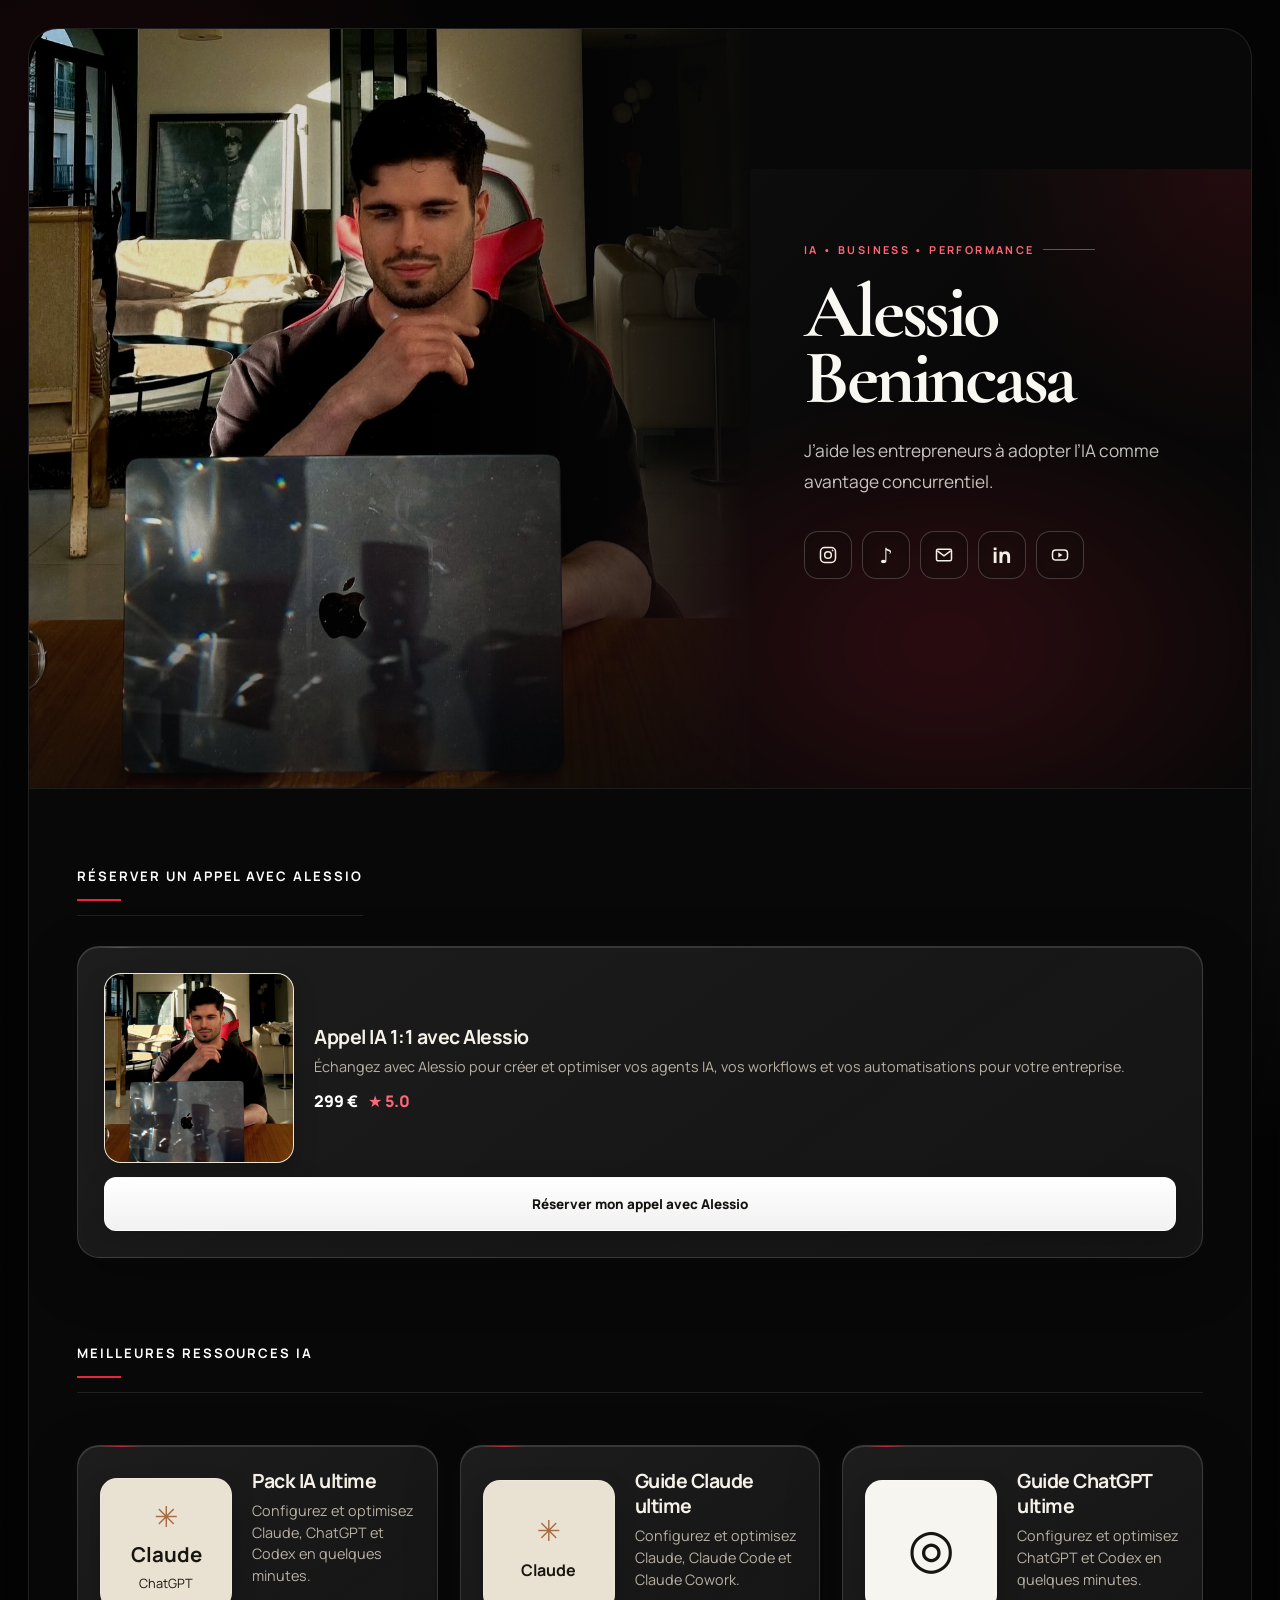
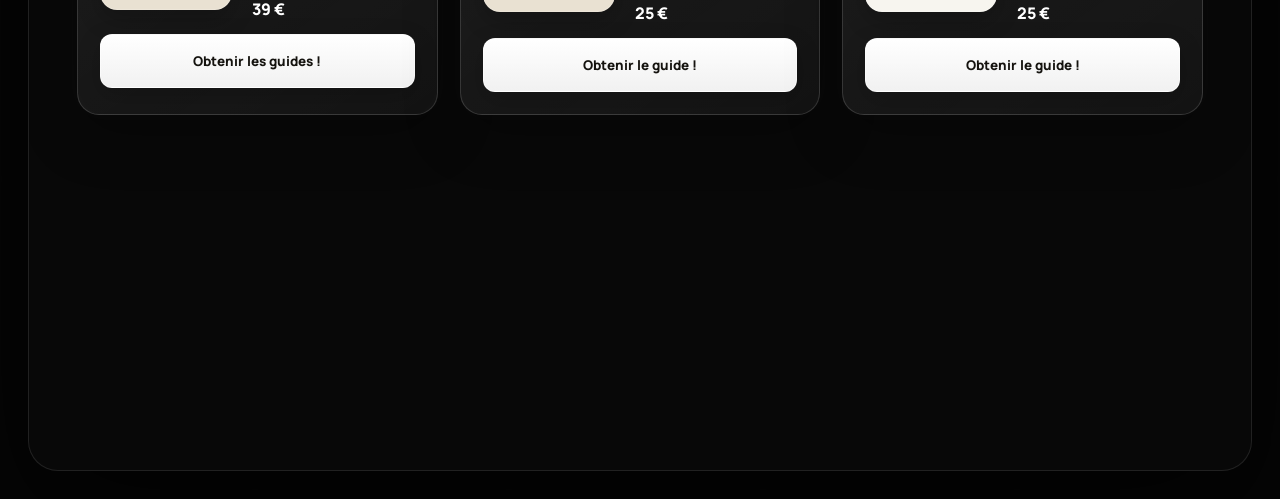
<file: alessio-store 3/index.html>
<!DOCTYPE html>
<html lang="fr">
<head>
  <meta charset="UTF-8" />
  <meta name="viewport" content="width=device-width, initial-scale=1.0" />
  <meta name="theme-color" content="#090806" />
  <title>Alessio Benincasa — Ressources IA</title>
  <meta name="description" content="Accompagnement, ressources et guides IA par Alessio Benincasa." />

  <link rel="preconnect" href="https://fonts.googleapis.com">
  <link rel="preconnect" href="https://fonts.gstatic.com" crossorigin>

  <link href="https://fonts.googleapis.com/css2?family=Cormorant+Garamond:wght@600;700&family=Manrope:wght@400;500;600;700;800&display=swap" rel="stylesheet">

  <link rel="stylesheet" href="styles.css" />
</head>

<body>

<main class="page-shell">

  <section class="hero">

    <img
      class="hero-image"
      src="assets/alessio-cover.png"
      alt="Alessio Benincasa devant son ordinateur"
    />

    <div class="hero-overlay"></div>

    <div class="hero-content">

      <span class="hero-kicker">
        IA • BUSINESS • PERFORMANCE
      </span>

      <h1>Alessio Benincasa</h1>

      <p>
        J’aide les entrepreneurs à adopter l’IA comme avantage concurrentiel.
      </p>

      <div class="social-row" aria-label="Réseaux sociaux">

        <a
          href="https://www.instagram.com/alessiobenincasa?igsh=MTlkbDdxdjIxNWR3"
          target="_blank"
          rel="noopener noreferrer"
          aria-label="Instagram"
          class="social-icon"
        >
          <svg viewBox="0 0 24 24">
            <rect x="3" y="3" width="18" height="18" rx="5"/>
            <circle cx="12" cy="12" r="4"/>
            <circle cx="17.5" cy="6.5" r="1" class="fill"/>
          </svg>
        </a>

        <a
          href="https://www.tiktok.com/@alessio.benincasa"
          target="_blank"
          rel="noopener noreferrer"
          class="social-icon text-icon"
        >
          ♪
        </a>

        <a
          href="mailto:alessiobenincasa@hotmail.fr"
          class="social-icon"
        >
          <svg viewBox="0 0 24 24">
            <rect x="3" y="5" width="18" height="14" rx="2"/>
            <path d="m4 7 8 6 8-6"/>
          </svg>
        </a>

        <a
          href="https://www.linkedin.com/in/alessio-benincasa1"
          target="_blank"
          rel="noopener noreferrer"
          class="social-icon text-icon"
        >
          in
        </a>

        <a
          href="https://youtube.com/@alessio_benincasa"
          target="_blank"
          rel="noopener noreferrer"
          class="social-icon"
        >
          <svg viewBox="0 0 24 24">
            <rect x="3" y="6" width="18" height="12" rx="4"/>
            <path d="m10 9 5 3-5 3z" class="fill"/>
          </svg>
        </a>

      </div>

    </div>

  </section>

  <section class="content-section first-section">

    <h2 class="section-pill">
      Réserver un appel avec Alessio
    </h2>

    <article class="offer-card">

      <div class="offer-top">

        <div class="product-thumb photo-thumb">
          <img
            src="assets/alessio-cover.png"
            alt="Alessio Benincasa"
          />
        </div>

        <div class="offer-copy">

          <h3>Appel IA 1:1 avec Alessio</h3>

          <p>
            Échangez avec Alessio pour créer et optimiser vos agents IA,
            vos workflows et vos automatisations pour votre entreprise.
          </p>

          <div class="price-line">
            <span>299 €</span>
            <span class="rating">★ 5.0</span>
          </div>

        </div>

      </div>

      <a
        href="https://app.iclosed.io/e/alessiobenincasa/call-offert"
        target="_blank"
        rel="noopener noreferrer"
        class="cta-button"
      >
        Réserver mon appel avec Alessio
      </a>

    </article>

  </section>

  <section class="content-section">

    <h2 class="section-pill">
      Meilleures ressources IA
    </h2>

    <article class="offer-card">

      <div class="offer-top">

        <div class="product-thumb logo-stack">
          <span class="claude-dot">✳</span>
          <span>Claude</span>
          <small>ChatGPT</small>
        </div>

        <div class="offer-copy">

          <h3>Pack IA ultime</h3>

          <p>
            Configurez et optimisez Claude,
            ChatGPT et Codex en quelques minutes.
          </p>

          <div class="price-line">
            <span>39 €</span>
          </div>

        </div>

      </div>

      <a
        href="alessio-pages-produits/pack-ia.html"
        class="cta-button"
      >
        Obtenir les guides !
      </a>

    </article>

    <article class="offer-card">

      <div class="offer-top">

        <div class="product-thumb brand-thumb">
          <span class="claude-dot">✳</span>
          <strong>Claude</strong>
        </div>

        <div class="offer-copy">

          <h3>Guide Claude ultime</h3>

          <p>
            Configurez et optimisez Claude,
            Claude Code et Claude Cowork.
          </p>

          <div class="price-line">
            <span>25 €</span>
          </div>

        </div>

      </div>

      <a
        href="alessio-pages-produits/guide-claude.html"
        class="cta-button"
      >
        Obtenir le guide !
      </a>

    </article>

    <article class="offer-card">

      <div class="offer-top">

        <div class="product-thumb chatgpt-thumb">
          <span>◎</span>
        </div>

        <div class="offer-copy">

          <h3>Guide ChatGPT ultime</h3>

          <p>
            Configurez et optimisez ChatGPT
            et Codex en quelques minutes.
          </p>

          <div class="price-line">
            <span>25 €</span>
          </div>

        </div>

      </div>

      <a
        href="alessio-pages-produits/guide-chatgpt.html"
        class="cta-button"
      >
        Obtenir le guide !
      </a>

    </article>

    <article class="offer-card">

      <div class="offer-top">

        <div class="product-thumb prompts-thumb">
          <strong>
            VIRAL<br>
            PROMPTS
          </strong>
        </div>

        <div class="offer-copy">

          <h3>Obtenez tous mes prompts viraux</h3>

          <p>
            Accédez gratuitement à une sélection
            de mes meilleurs prompts IA.
          </p>

        </div>

      </div>

      <a
        href="alessio-pages-produits/viral-prompts.html"
        class="cta-button"
      >
        Obtenir les prompts !
      </a>

    </article>

  </section>

  <footer>
    <a href="#">
      Politique de confidentialité
    </a>
  </footer>

</main>

<script src="script.js"></script>

</body>
</html>
</file>
<file: alessio-store 3/styles.css>
:root {
  --bg: #090806;
  --bg-soft: #0d0c09;
  --surface: rgba(24, 22, 18, .86);
  --surface-strong: #15130f;
  --ivory: #f5f1e8;
  --ivory-2: #e9e1d2;
  --text: #faf8f3;
  --muted: #b8b0a3;
  --accent: #ef233c;
  --accent-deep: #b80f27;
  --accent-soft: #ff6678;
  --line: rgba(255, 255, 255, .14);
  --radius: 24px;
  --max-width: 760px;
}

* { box-sizing: border-box; }
html { scroll-behavior: smooth; }
body {
  margin: 0;
  min-width: 320px;
  background:
    radial-gradient(circle at 50% -10%, rgba(255,255,255,.34), transparent 22rem),
    radial-gradient(circle at 12% 18%, rgba(255,255,255,.10), transparent 24rem),
    radial-gradient(circle at 88% 22%, rgba(255,255,255,.08), transparent 26rem),
    linear-gradient(180deg, #f7f7f4 0%, #e9e7e1 12%, #171614 32%, #090806 52%, #080705 100%);
  color: var(--text);
  font-family: Manrope, system-ui, -apple-system, BlinkMacSystemFont, "Segoe UI", sans-serif;
  -webkit-font-smoothing: antialiased;
  overflow-x: hidden;
}
a { color: inherit; text-decoration: none; }
button { font: inherit; }
img { display: block; max-width: 100%; }

.page-shell {
  width: min(100%, var(--max-width));
  margin: 0 auto;
  min-height: 100vh;
  background: var(--bg);
  box-shadow:
    0 0 0 1px rgba(255,255,255,.82),
    0 0 46px rgba(255,255,255,.45),
    0 34px 100px rgba(0,0,0,.58);
}

.hero {
  position: relative;
  min-height: 590px;
  display: flex;
  align-items: flex-end;
  overflow: hidden;
  isolation: isolate;
}
.hero::before {
  content: "";
  position: absolute;
  z-index: 1;
  inset: -6% -10% auto;
  height: 52%;
  background:
    radial-gradient(ellipse at 50% 0%, rgba(255,255,255,.94) 0%, rgba(255,255,255,.38) 26%, transparent 68%),
    linear-gradient(180deg, rgba(255,255,255,.34), transparent 72%);
  filter: blur(18px);
  opacity: .78;
  pointer-events: none;
  mix-blend-mode: screen;
}
.hero::after {
  content: "";
  position: absolute;
  z-index: 2;
  inset: 18px;
  border: 1px solid rgba(255,255,255,.38);
  border-bottom: 0;
  border-radius: 24px 24px 0 0;
  box-shadow: inset 0 1px 0 rgba(255,255,255,.5), 0 0 26px rgba(255,255,255,.08);
  pointer-events: none;
}
.hero-image {
  position: absolute;
  inset: -4%;
  width: 108%;
  height: 108%;
  object-fit: cover;
  object-position: 50% 35%;
  transform: scale(1.02);
  filter: saturate(.82) contrast(1.03) brightness(.92);
  will-change: transform;
}
.hero-overlay {
  position: absolute;
  inset: 0;
  background:
    linear-gradient(to bottom, rgba(255,255,255,.18) 0%, rgba(255,255,255,.04) 24%, rgba(9,8,6,.10) 42%, rgba(9,8,6,.78) 76%, var(--bg) 100%),
    linear-gradient(to right, rgba(255,255,255,.13), transparent 22%, transparent 78%, rgba(255,255,255,.10)),
    radial-gradient(ellipse at 50% 5%, rgba(255,255,255,.28), transparent 45%),
    radial-gradient(circle at 50% 36%, transparent 26%, rgba(0,0,0,.20) 100%);
}
.hero-content {
  position: relative;
  z-index: 2;
  width: 100%;
  padding: 42px 26px 38px;
  text-align: center;
}
.hero-kicker {
  display: inline-flex;
  align-items: center;
  gap: 8px;
  margin-bottom: 12px;
  color: var(--accent-soft);
  font-size: .68rem;
  font-weight: 700;
  letter-spacing: .22em;
}
.hero-kicker::before,
.hero-kicker::after {
  content: "";
  width: 26px;
  height: 1px;
  background: currentColor;
  opacity: .55;
}
.hero h1 {
  margin: 0 0 12px;
  font-family: "Cormorant Garamond", Georgia, serif;
  font-size: clamp(2.65rem, 9vw, 4.25rem);
  font-weight: 700;
  line-height: .92;
  letter-spacing: -.045em;
  text-wrap: balance;
}
.hero p {
  max-width: 555px;
  margin: 0 auto;
  color: rgba(250,248,243,.78);
  font-size: clamp(.92rem, 2vw, 1.04rem);
  line-height: 1.65;
}
.social-row {
  display: flex;
  flex-wrap: wrap;
  justify-content: center;
  gap: 10px;
  margin-top: 26px;
}
.social-icon {
  width: 43px;
  height: 43px;
  border-radius: 50%;
  border: 1px solid rgba(255,255,255,.20);
  background: rgba(13,12,9,.55);
  backdrop-filter: blur(14px);
  color: var(--ivory);
  display: grid;
  place-items: center;
  cursor: pointer;
  transition: transform .3s ease, background .3s ease, border-color .3s ease, color .3s ease;
}
.social-icon:hover {
  transform: translateY(-4px);
  background: var(--ivory);
  color: #11100d;
  border-color: var(--ivory);
}
.social-icon svg { width: 20px; height: 20px; fill: none; stroke: currentColor; stroke-width: 1.8; }
.social-icon svg .fill { fill: currentColor; stroke: none; }
.text-icon { font-weight: 800; font-size: 21px; }


.hero-kicker { color: var(--accent-soft); }
.section-pill { border-color: rgba(239,35,60,.22); }
.price-line { color: var(--accent-soft); }
.offer-card::after { background: linear-gradient(90deg, transparent, var(--accent), transparent); }
.content-section { position: relative; padding: 18px 22px 9px; }
.content-section::before {
  content: "";
  position: absolute;
  inset: -26px 5% auto;
  height: 78px;
  background: radial-gradient(ellipse at center, rgba(255,255,255,.12), transparent 70%);
  filter: blur(16px);
  pointer-events: none;
}
.first-section { padding-top: 7px; }
.section-pill {
  display: table;
  margin: 0 auto 18px;
  padding: 8px 17px;
  border: 1px solid var(--line);
  border-radius: 999px;
  background: linear-gradient(180deg, rgba(255,255,255,.12), rgba(255,255,255,.045));
  box-shadow: inset 0 1px 0 rgba(255,255,255,.16), 0 8px 24px rgba(0,0,0,.16);
  color: var(--ivory-2);
  font-size: .72rem;
  letter-spacing: .08em;
  text-transform: uppercase;
  font-weight: 700;
}
.offer-card,
.media-card {
  position: relative;
  overflow: hidden;
  border: 1px solid var(--line);
  border-radius: var(--radius);
  background:
    linear-gradient(145deg, rgba(255,255,255,.11), rgba(255,255,255,.025)),
    var(--surface);
  box-shadow: 0 18px 55px rgba(0,0,0,.28), inset 0 1px 0 rgba(255,255,255,.13), 0 0 24px rgba(255,255,255,.025);
}
.offer-card {
  padding: 15px;
  margin-bottom: 16px;
  transition: transform .38s cubic-bezier(.2,.75,.2,1), border-color .35s ease, box-shadow .35s ease;
}
.offer-card::before {
  content: "";
  position: absolute;
  inset: 0;
  background: radial-gradient(430px circle at var(--mouse-x, 50%) var(--mouse-y, 0%), rgba(239,35,60,.14), transparent 43%);
  opacity: 0;
  transition: opacity .35s ease;
  pointer-events: none;
}
.offer-card::after {
  content: "";
  position: absolute;
  top: 0;
  left: 28px;
  width: 54px;
  height: 1px;
  background: linear-gradient(90deg, transparent, var(--accent-soft), transparent);
  opacity: .75;
}
.offer-card:hover {
  transform: translateY(-6px);
  border-color: rgba(239,35,60,.42);
  box-shadow: 0 28px 70px rgba(0,0,0,.42), 0 0 0 1px rgba(239,35,60,.06);
}
.offer-card:hover::before { opacity: 1; }
.offer-top { position: relative; display: grid; grid-template-columns: 118px minmax(0,1fr); gap: 15px; align-items: center; }
.product-thumb {
  aspect-ratio: 1;
  border-radius: 17px;
  overflow: hidden;
  background: var(--ivory-2);
  color: #171510;
  border: 1px solid rgba(255,255,255,.16);
  display: flex;
  align-items: center;
  justify-content: center;
  text-align: center;
  flex-direction: column;
  box-shadow: 0 10px 24px rgba(0,0,0,.2);
}
.product-thumb img { width: 100%; height: 100%; object-fit: cover; object-position: center 34%; filter: saturate(.85) contrast(1.03); }
.logo-stack span:nth-child(2) { font-size: 1.28rem; font-weight: 700; }
.logo-stack small { font-size: .8rem; margin-top: 6px; }
.claude-dot { font-size: 1.8rem; margin-bottom: 4px; color: #a56b42; }
.brand-thumb { gap: 5px; }
.chatgpt-thumb { background: #f7f5ef; font-size: 3.4rem; }
.prompts-thumb { background: linear-gradient(145deg,#f2e1aa,#c9a95f); font-size: 1.05rem; line-height: 1; letter-spacing: .02em; }
.offer-copy { min-width: 0; }
.offer-copy h3 {
  margin: 0 0 7px;
  font-size: 1.05rem;
  line-height: 1.3;
  letter-spacing: -.025em;
  color: var(--ivory);
}
.offer-copy p { margin: 0; color: var(--muted); font-size: .82rem; line-height: 1.5; }
.price-line { display: flex; align-items: center; gap: 10px; margin-top: 12px; font-size: .83rem; font-weight: 800; color: var(--accent-soft); }
.rating { color: var(--accent-soft); }
.cta-button {
  position: relative;
  display: flex;
  align-items: center;
  justify-content: center;
  min-height: 49px;
  margin-top: 14px;
  padding: 12px 16px;
  border: 1px solid rgba(255,255,255,.42);
  border-radius: 14px;
  color: #15130f;
  background: linear-gradient(180deg, #ffffff 0%, #f1f1f1 100%);
  font-size: .84rem;
  font-weight: 800;
  overflow: hidden;
  box-shadow: inset 0 1px 0 #fff, 0 8px 24px rgba(0,0,0,.18);
  transition: transform .22s ease, box-shadow .22s ease, filter .22s ease;
}
.cta-button::after {
  content: "";
  position: absolute;
  top: -60%;
  left: -75%;
  width: 42%;
  height: 220%;
  background: linear-gradient(90deg, transparent, rgba(255,255,255,.95), transparent);
  transform: rotate(20deg);
  transition: left .7s ease;
}
.cta-button:hover { transform: translateY(-2px); filter: brightness(1.035); box-shadow: 0 13px 32px rgba(239,35,60,.20); }
.cta-button:hover::after { left: 135%; }
.cta-button:active { transform: scale(.985); }
.work-section { padding-bottom: 38px; }
.media-card {
  min-height: 82px;
  display: flex;
  align-items: center;
  gap: 15px;
  padding: 13px 18px;
  transition: transform .3s ease, border-color .3s ease, background .3s ease;
}
.media-card::after {
  content: "→";
  margin-left: auto;
  color: var(--accent-soft);
  font-size: 1.15rem;
}
.media-card:hover { transform: translateY(-4px); border-color: rgba(239,35,60,.36); background-color: rgba(35,31,24,.9); }
.media-avatar { width: 54px; height: 54px; border-radius: 50%; overflow: hidden; flex: 0 0 auto; border: 1px solid rgba(239,35,60,.30); }
.media-avatar img { width: 100%; height: 100%; object-fit: cover; object-position: center 28%; }
.media-card strong { font-size: .9rem; }
footer { padding: 10px 24px 40px; text-align: center; color: #817a70; font-size: .7rem; }
footer a:hover { color: var(--ivory); }
#toast {
  position: fixed;
  left: 50%;
  bottom: 24px;
  transform: translate(-50%, 20px);
  padding: 10px 16px;
  border: 1px solid rgba(239,35,60,.45);
  border-radius: 999px;
  color: #fff;
  background: linear-gradient(135deg, var(--accent), var(--accent-deep));
  font-size: .8rem;
  font-weight: 800;
  opacity: 0;
  pointer-events: none;
  transition: .25s ease;
  z-index: 20;
}
#toast.show { opacity: 1; transform: translate(-50%,0); }

.reveal {
  opacity: 0;
  transform: translateY(30px) scale(.99);
  filter: blur(6px);
  transition: opacity .8s cubic-bezier(.2,.75,.2,1), transform .8s cubic-bezier(.2,.75,.2,1), filter .8s ease;
  transition-delay: var(--delay, 0ms);
}
.reveal.is-visible { opacity: 1; transform: none; filter: blur(0); }

@media (min-width: 761px) {
  :root { --max-width: 1380px; }

  body {
    padding: 28px;
    background:
      radial-gradient(circle at 10% 8%, rgba(239,35,60,.10), transparent 22rem),
      radial-gradient(circle at 90% 34%, rgba(255,255,255,.07), transparent 28rem),
      #050505;
  }

  .page-shell {
    min-height: calc(100vh - 56px);
    border: 1px solid rgba(255,255,255,.10);
    border-radius: 30px;
    overflow: hidden;
    background: #080808;
    box-shadow: 0 42px 120px rgba(0,0,0,.62);
  }

  .hero {
    min-height: 660px;
    display: grid;
    grid-template-columns: minmax(0, 1.18fr) minmax(430px, .82fr);
    align-items: stretch;
    border-bottom: 1px solid rgba(255,255,255,.08);
  }

  .hero::before {
    inset: auto -8% -16% 42%;
    height: 70%;
    background: radial-gradient(ellipse at center, rgba(239,35,60,.16), transparent 68%);
    opacity: 1;
    filter: blur(28px);
  }

  .hero::after {
    display: none;
  }

  .hero-image {
    position: relative;
    inset: auto;
    width: 100%;
    height: 100%;
    min-height: 660px;
    grid-column: 1;
    grid-row: 1;
    object-position: 50% 35%;
    transform: none !important;
    filter: saturate(.88) contrast(1.04) brightness(.88);
  }

  .hero-overlay {
    grid-column: 1;
    grid-row: 1;
    position: relative;
    background:
      linear-gradient(to right, transparent 55%, #080808 100%),
      linear-gradient(to top, rgba(8,8,8,.72), transparent 36%);
  }

  .hero-content {
    grid-column: 2;
    grid-row: 1;
    align-self: center;
    padding: 68px 68px 68px 54px;
    text-align: left;
    background:
      radial-gradient(circle at 100% 0%, rgba(239,35,60,.12), transparent 18rem),
      linear-gradient(135deg, rgba(255,255,255,.025), transparent 55%);
  }

  .hero-kicker {
    margin-bottom: 22px;
    color: var(--accent-soft);
  }

  .hero-kicker::before { display: none; }
  .hero-kicker::after { width: 52px; background: var(--accent); opacity: .9; }

  .hero h1 {
    max-width: 560px;
    margin-bottom: 24px;
    font-size: clamp(4rem, 6vw, 6.6rem);
    line-height: .86;
  }

  .hero p {
    max-width: 520px;
    margin: 0;
    font-size: 1.08rem;
    line-height: 1.8;
  }

  .social-row {
    justify-content: flex-start;
    margin-top: 34px;
  }

  .social-icon {
    width: 48px;
    height: 48px;
    border-radius: 14px;
  }

  .social-icon:hover {
    background: var(--accent);
    border-color: var(--accent);
    color: white;
  }

  .content-section {
    max-width: 1240px;
    margin: 0 auto;
    padding: 68px 48px 18px;
  }

  .content-section::before { display: none; }
  .first-section { padding-top: 78px; }

  .section-pill {
    margin: 0 0 30px;
    padding: 0 0 14px;
    border: 0;
    border-bottom: 1px solid rgba(255,255,255,.10);
    border-radius: 0;
    background: transparent;
    box-shadow: none;
    color: white;
    font-size: .82rem;
    letter-spacing: .15em;
  }

  .section-pill::after {
    content: "";
    display: block;
    width: 44px;
    height: 2px;
    margin-top: 14px;
    background: var(--accent);
  }

  .first-section .offer-card {
    max-width: none;
    margin: 0;
    padding: 26px;
  }

  .first-section .offer-top {
    grid-template-columns: 190px minmax(0,1fr);
  }

  .content-section:not(.first-section):not(.work-section) {
    display: grid;
    grid-template-columns: repeat(2, minmax(0,1fr));
    gap: 22px;
  }

  .content-section:not(.first-section):not(.work-section) .section-pill {
    grid-column: 1 / -1;
  }

  .offer-card {
    min-height: 100%;
    margin: 0;
    padding: 22px;
    border-radius: 22px;
    background:
      linear-gradient(145deg, rgba(255,255,255,.055), rgba(255,255,255,.015)),
      #101010;
  }

  .offer-card::after {
    left: 22px;
    width: 42px;
    background: linear-gradient(90deg, transparent, var(--accent), transparent);
  }

  .offer-top { grid-template-columns: 132px minmax(0,1fr); gap: 20px; }
  .offer-copy h3 { font-size: 1.22rem; }
  .offer-copy p { font-size: .9rem; }
  .price-line { font-size: 1rem; color: white; }

  .cta-button {
    min-height: 54px;
    border-radius: 12px;
  }

  .cta-button:hover {
    color: white;
    background: linear-gradient(135deg, var(--accent), var(--accent-deep));
    border-color: var(--accent);
  }

  .work-section {
    max-width: 1240px;
    padding-bottom: 72px;
  }

  .media-card {
    min-height: 98px;
    padding: 18px 24px;
  }

  footer { padding-bottom: 44px; }
}

@media (min-width: 1180px) {
  .content-section:not(.first-section):not(.work-section) {
    grid-template-columns: repeat(3, minmax(0,1fr));
  }

  .content-section:not(.first-section):not(.work-section) .offer-card:last-child {
    grid-column: span 3;
  }
}
/* ========================================
   VERSION MOBILE — MÊME IDENTITÉ QUE LE PC
======================================== */

@media (max-width: 760px) {
  body {
    background:
      radial-gradient(
        circle at 50% 0%,
        rgba(239, 35, 60, 0.18),
        transparent 23rem
      ),
      radial-gradient(
        circle at 10% 34%,
        rgba(184, 15, 39, 0.08),
        transparent 20rem
      ),
      radial-gradient(
        circle at 90% 60%,
        rgba(239, 35, 60, 0.05),
        transparent 22rem
      ),
      #050505 !important;
  }

  .page-shell {
    background:
      radial-gradient(
        circle at 50% 5%,
        rgba(130, 0, 22, 0.12),
        transparent 22rem
      ),
      #050505 !important;

    box-shadow:
      0 0 0 1px rgba(239, 35, 60, 0.12),
      0 30px 90px rgba(0, 0, 0, 0.7) !important;
  }

  .hero {
    background: #050505;
  }

  .hero::before {
    background:
      radial-gradient(
        ellipse at 50% 0%,
        rgba(239, 35, 60, 0.20),
        rgba(184, 15, 39, 0.07) 35%,
        transparent 70%
      ) !important;

    filter: blur(24px);
    opacity: 0.9;
    mix-blend-mode: normal;
  }

  .hero::after {
    border: 1px solid rgba(239, 35, 60, 0.28) !important;
    border-bottom: 0 !important;

    box-shadow:
      inset 0 1px 0 rgba(255, 255, 255, 0.06),
      0 0 22px rgba(239, 35, 60, 0.08) !important;
  }

  .hero-overlay {
    background:
      linear-gradient(
        to bottom,
        rgba(5, 5, 5, 0.02) 0%,
        rgba(5, 5, 5, 0.10) 30%,
        rgba(5, 5, 5, 0.35) 50%,
        rgba(5, 5, 5, 0.86) 78%,
        #050505 100%
      ),
      radial-gradient(
        ellipse at 50% 0%,
        rgba(239, 35, 60, 0.10),
        transparent 48%
      ) !important;
  }

  .hero-content {
    background:
      linear-gradient(
        180deg,
        rgba(5, 5, 5, 0) 0%,
        rgba(5, 5, 5, 0.48) 28%,
        rgba(5, 5, 5, 0.98) 100%
      ) !important;
  }

  .content-section::before {
    background:
      radial-gradient(
        ellipse at center,
        rgba(239, 35, 60, 0.11),
        transparent 70%
      ) !important;
  }

  .section-pill {
    border-color: rgba(239, 35, 60, 0.25);

    background:
      linear-gradient(
        180deg,
        rgba(255, 255, 255, 0.06),
        rgba(255, 255, 255, 0.02)
      );
  }

  .offer-card,
  .media-card {
    background:
      radial-gradient(
        circle at 100% 0%,
        rgba(239, 35, 60, 0.07),
        transparent 14rem
      ),
      linear-gradient(
        145deg,
        rgba(255, 255, 255, 0.06),
        rgba(255, 255, 255, 0.015)
      ),
      #101010 !important;

    border:
      1px solid rgba(255, 255, 255, 0.13) !important;

    box-shadow:
      0 20px 48px rgba(0, 0, 0, 0.56),
      inset 0 1px 0 rgba(255, 255, 255, 0.07),
      0 0 24px rgba(239, 35, 60, 0.035) !important;
  }

  .offer-card::after {
    background:
      linear-gradient(
        90deg,
        transparent,
        var(--accent),
        transparent
      ) !important;

    box-shadow:
      0 0 12px rgba(239, 35, 60, 0.25);
  }

  .social-icon {
    background: rgba(8, 8, 8, 0.76);

    border-color:
      rgba(239, 35, 60, 0.20);
  }

  .social-icon:hover,
  .social-icon:active {
    background: var(--accent);
    border-color: var(--accent);
    color: #ffffff;
  }
}
@media (max-width: 480px) {
  .hero { min-height: 550px; }
  .hero::after { inset: 12px; }
  .hero-content { padding-left: 18px; padding-right: 18px; }
  .hero-kicker { font-size: .58rem; letter-spacing: .16em; }
  .hero-kicker::before, .hero-kicker::after { width: 16px; }
  .content-section { padding-left: 14px; padding-right: 14px; }
  .offer-top { grid-template-columns: 96px minmax(0,1fr); gap: 12px; }
  .offer-card { border-radius: 20px; padding: 12px; }
  .product-thumb { border-radius: 14px; }
  .offer-copy h3 { font-size: .94rem; }
  .offer-copy p { font-size: .76rem; }
  .cta-button { min-height: 47px; }
}

@media (prefers-reduced-motion: reduce) {
  *, *::before, *::after { scroll-behavior: auto !important; animation: none !important; transition-duration: .01ms !important; }
  .reveal { opacity: 1; transform: none; filter: none; }
}
</file>
